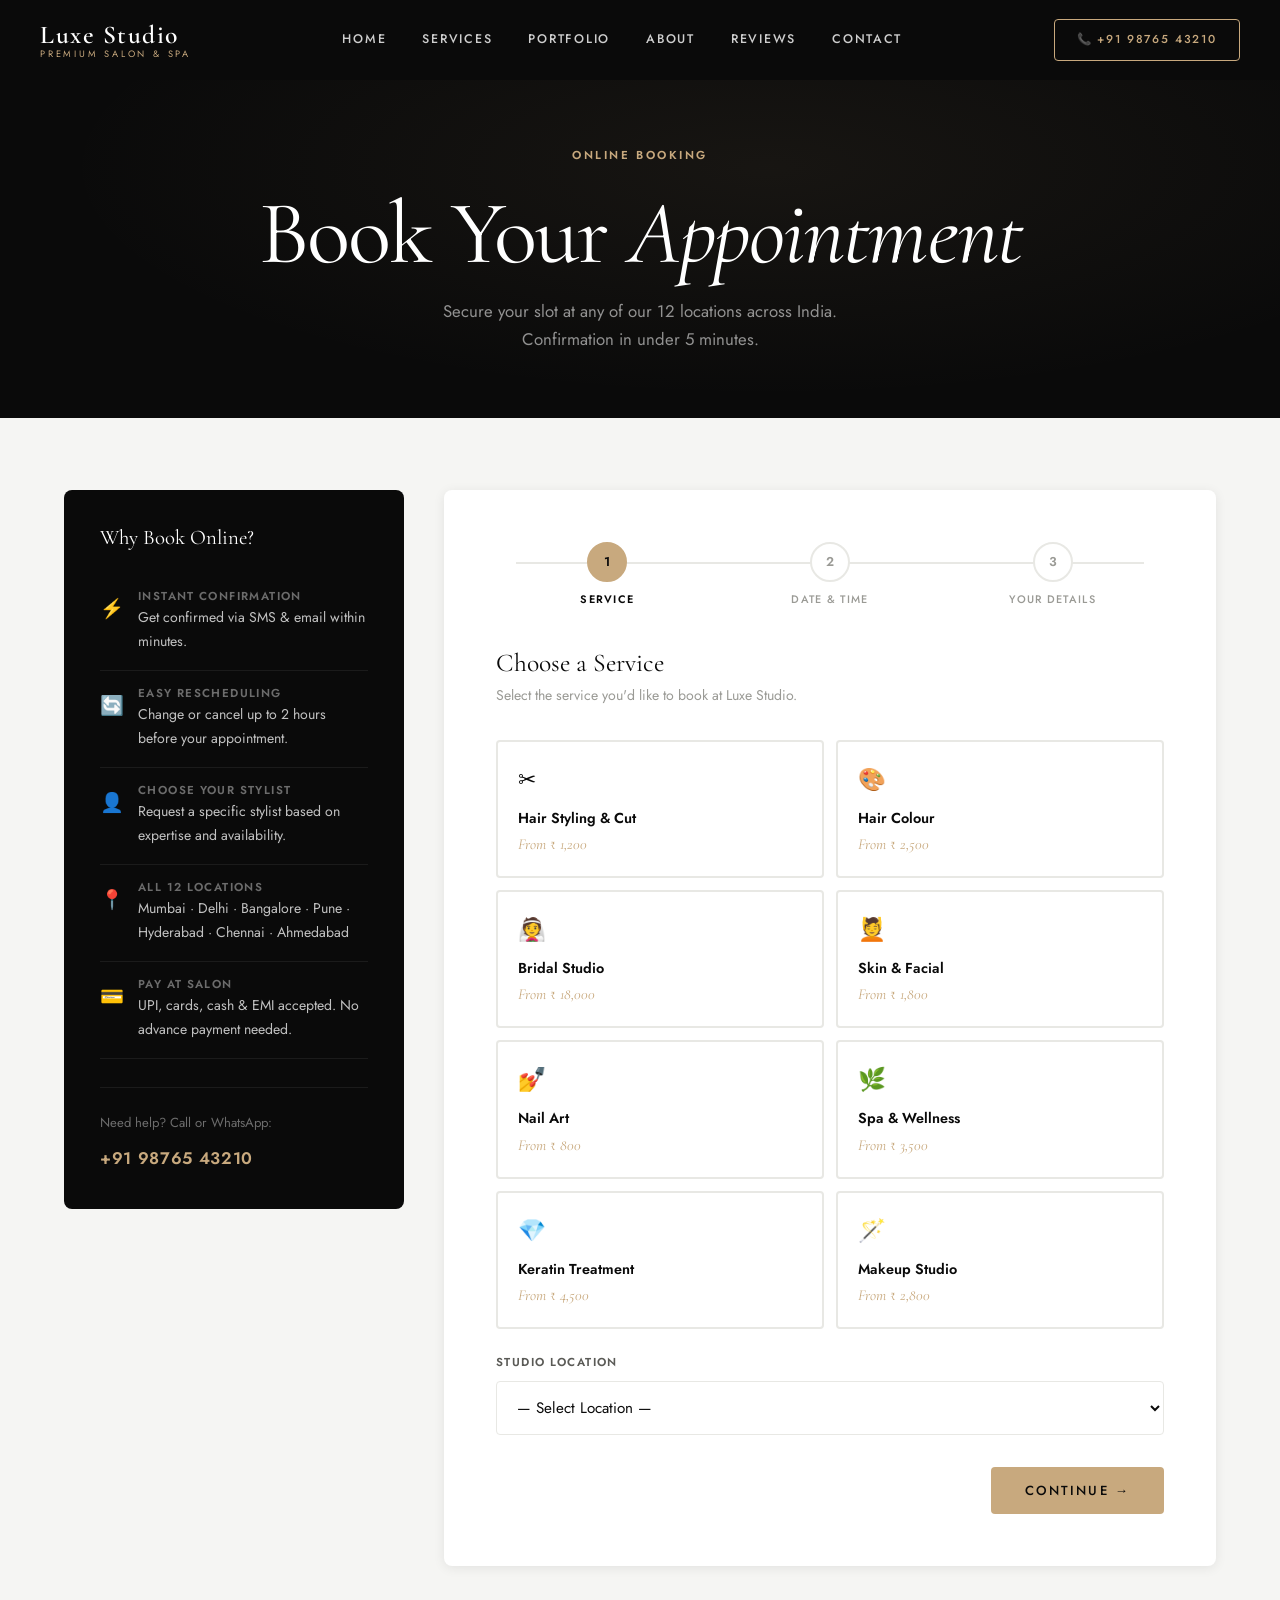
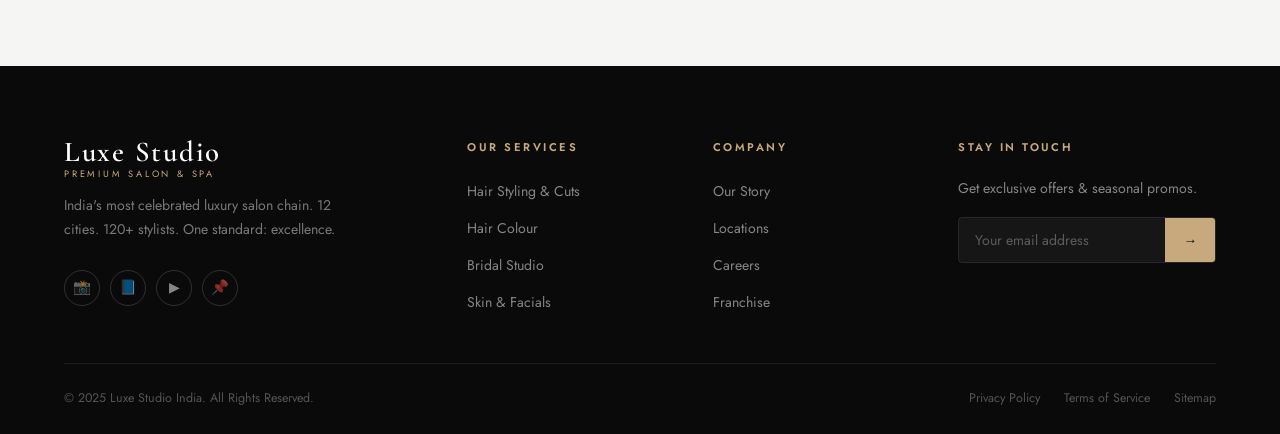
<file: booking.html>
<!DOCTYPE html>
<html lang="en">

<head>
    <meta charset="UTF-8" />
    <meta name="viewport" content="width=device-width, initial-scale=1.0" />
    <title>Book an Appointment | Luxe Studio — Premium Salon & Spa India</title>
    <meta name="description"
        content="Book your salon appointment at Luxe Studio. Choose your service, stylist, location, and preferred time. Instant confirmation via SMS & email." />
    <link rel="stylesheet" href="style.css" />
    <link rel="icon"
        href="data:image/svg+xml,<svg xmlns='http://www.w3.org/2000/svg' viewBox='0 0 100 100'><text y='.9em' font-size='90'>✂</text></svg>" />
    <style>
        /* Booking page extras */
        .booking-page-hero {
            background: var(--black);
            padding: 140px 0 64px;
            text-align: center;
            position: relative;
            overflow: hidden;
        }

        .booking-page-hero::before {
            content: '';
            position: absolute;
            inset: 0;
            background: radial-gradient(ellipse at 60% 40%, rgba(200, 169, 126, 0.07), transparent 65%);
        }

        .booking-page-hero h1 {
            color: var(--white);
            position: relative;
        }

        .booking-page-hero p {
            color: rgba(255, 255, 255, 0.55);
            position: relative;
            margin-top: 12px;
        }

        .booking-page-wrap {
            background: var(--grey-100);
            padding: 72px 0 100px;
        }

        .booking-page-grid {
            display: grid;
            grid-template-columns: 340px 1fr;
            gap: 40px;
            align-items: start;
        }

        .booking-sidebar {
            background: var(--black);
            border-radius: 8px;
            padding: 36px;
            position: sticky;
            top: 100px;
        }

        .booking-sidebar h3 {
            color: var(--white);
            font-size: 1.3rem;
            margin-bottom: 24px;
        }

        .sidebar-info-item {
            display: flex;
            gap: 14px;
            align-items: flex-start;
            padding: 16px 0;
            border-bottom: 1px solid rgba(255, 255, 255, 0.07);
        }

        .sidebar-info-item:last-child {
            border-bottom: none;
        }

        .sidebar-info-icon {
            font-size: 1.2rem;
            color: var(--gold);
            flex-shrink: 0;
            margin-top: 2px;
        }

        .sidebar-info-item h4 {
            font-family: var(--font-body);
            font-size: 0.72rem;
            font-weight: 600;
            letter-spacing: 0.12em;
            text-transform: uppercase;
            color: rgba(255, 255, 255, 0.4);
            margin-bottom: 3px;
        }

        .sidebar-info-item p {
            font-size: 0.88rem;
            color: rgba(255, 255, 255, 0.75);
        }

        .booking-main-form {
            background: var(--white);
            border-radius: 8px;
            padding: 52px;
            box-shadow: var(--shadow-sm);
        }

        .step-indicator {
            display: flex;
            gap: 0;
            margin-bottom: 40px;
            position: relative;
        }

        .step-indicator::before {
            content: '';
            position: absolute;
            top: 20px;
            left: 20px;
            right: 20px;
            height: 2px;
            background: var(--grey-200);
            z-index: 0;
        }

        .step-dot {
            display: flex;
            flex-direction: column;
            align-items: center;
            gap: 8px;
            flex: 1;
            position: relative;
            z-index: 1;
        }

        .step-circle {
            width: 40px;
            height: 40px;
            border-radius: 50%;
            border: 2px solid var(--grey-200);
            background: var(--white);
            display: flex;
            align-items: center;
            justify-content: center;
            font-size: 0.8rem;
            font-weight: 600;
            color: var(--grey-400);
            transition: var(--transition);
        }

        .step-dot.active .step-circle {
            background: var(--gold);
            border-color: var(--gold);
            color: var(--black);
        }

        .step-dot.done .step-circle {
            background: var(--black);
            border-color: var(--black);
            color: var(--white);
        }

        .step-label {
            font-size: 0.68rem;
            letter-spacing: 0.12em;
            text-transform: uppercase;
            color: var(--grey-400);
            font-weight: 500;
            text-align: center;
        }

        .step-dot.active .step-label {
            color: var(--black);
            font-weight: 600;
        }

        /* Steps */
        .form-step {
            display: none;
        }

        .form-step.active {
            display: block;
        }

        .step-title {
            font-family: var(--font-heading);
            font-size: 1.6rem;
            color: var(--black);
            margin-bottom: 6px;
        }

        .step-subtitle {
            font-size: 0.88rem;
            color: var(--grey-400);
            margin-bottom: 32px;
        }

        .service-options {
            display: grid;
            grid-template-columns: repeat(2, 1fr);
            gap: 12px;
            margin-bottom: 24px;
        }

        .service-option {
            border: 2px solid var(--grey-200);
            border-radius: var(--radius);
            padding: 18px 20px;
            cursor: pointer;
            transition: var(--transition);
            position: relative;
        }

        .service-option:hover {
            border-color: var(--gold-dark);
        }

        .service-option.selected {
            border-color: var(--gold);
            background: rgba(200, 169, 126, 0.06);
        }

        .service-option input[type="radio"] {
            position: absolute;
            opacity: 0;
        }

        .service-option-icon {
            font-size: 1.4rem;
            margin-bottom: 8px;
        }

        .service-option-name {
            font-weight: 600;
            font-size: 0.9rem;
            color: var(--black);
            margin-bottom: 2px;
        }

        .service-option-price {
            font-family: var(--font-heading);
            font-size: 0.95rem;
            color: var(--gold);
            font-style: italic;
        }

        .time-slots {
            display: grid;
            grid-template-columns: repeat(4, 1fr);
            gap: 10px;
            margin-top: 20px;
        }

        .time-slot {
            border: 1.5px solid var(--grey-200);
            border-radius: var(--radius);
            padding: 10px;
            text-align: center;
            font-size: 0.82rem;
            font-weight: 500;
            cursor: pointer;
            transition: var(--transition);
            color: var(--grey-600);
        }

        .time-slot:hover {
            border-color: var(--gold);
            color: var(--gold);
        }

        .time-slot.selected {
            background: var(--black);
            border-color: var(--black);
            color: var(--white);
        }

        .time-slot.unavailable {
            opacity: 0.35;
            cursor: not-allowed;
            text-decoration: line-through;
        }

        .btn-row {
            display: flex;
            gap: 12px;
            justify-content: flex-end;
            margin-top: 32px;
        }

        .btn-back {
            padding: 14px 28px;
            border: 1.5px solid var(--grey-200);
            border-radius: var(--radius);
            font-size: 0.82rem;
            font-weight: 500;
            letter-spacing: 0.1em;
            color: var(--grey-600);
            background: var(--white);
            cursor: pointer;
            transition: var(--transition);
            font-family: var(--font-body);
        }

        .btn-back:hover {
            border-color: var(--black);
            color: var(--black);
        }

        /* Confirmation screen */
        .booking-confirm {
            text-align: center;
            padding: 40px 0;
        }

        .confirm-checkmark {
            width: 72px;
            height: 72px;
            background: var(--gold);
            border-radius: 50%;
            display: flex;
            align-items: center;
            justify-content: center;
            font-size: 2rem;
            margin: 0 auto 24px;
        }

        .confirm-detail {
            background: var(--grey-100);
            border-radius: var(--radius);
            padding: 24px;
            text-align: left;
            margin-top: 24px;
        }

        .confirm-row {
            display: flex;
            justify-content: space-between;
            padding: 10px 0;
            border-bottom: 1px solid var(--grey-200);
            font-size: 0.9rem;
        }

        .confirm-row:last-child {
            border-bottom: none;
        }

        .confirm-row span:first-child {
            color: var(--grey-400);
        }

        .confirm-row span:last-child {
            font-weight: 600;
            color: var(--black);
        }

        @media (max-width: 900px) {
            .booking-page-grid {
                grid-template-columns: 1fr;
            }

            .booking-sidebar {
                position: static;
            }

            .service-options {
                grid-template-columns: 1fr;
            }

            .time-slots {
                grid-template-columns: repeat(3, 1fr);
            }

            .booking-main-form {
                padding: 32px 24px;
            }
        }

        @media (max-width: 480px) {
            .time-slots {
                grid-template-columns: repeat(2, 1fr);
            }
        }
    </style>
</head>

<body>

    <!-- Page Loader -->
    <div class="page-loader" id="pageLoader">
        <div class="loader-logo">Luxe <span>Studio</span></div>
    </div>

    <!-- ==================== HEADER ==================== -->
    <header class="header" id="header" style="background: var(--black);">
        <a href="index.html" class="logo">
            <span class="logo-name">Luxe Studio</span>
            <span class="logo-tag">Premium Salon & Spa</span>
        </a>
        <nav class="nav-links">
            <a href="index.html">Home</a>
            <a href="services.html">Services</a>
            <a href="index.html#portfolio">Portfolio</a>
            <a href="index.html#about">About</a>
            <a href="index.html#testimonials">Reviews</a>
            <a href="index.html#contact">Contact</a>
        </nav>
        <div class="header-cta">
            <a href="tel:+919876543210" class="btn btn-outline" style="padding:10px 22px; font-size: 0.72rem;">📞 +91
                98765 43210</a>
        </div>
        <button class="hamburger" id="hamburger" aria-label="Open Menu">
            <span></span><span></span><span></span>
        </button>
    </header>

    <!-- Mobile Nav -->
    <div class="mobile-nav" id="mobileNav">
        <span class="mobile-nav-close" id="mobileClose">✕</span>
        <a href="index.html" onclick="closeMobileNav()">Home</a>
        <a href="services.html" onclick="closeMobileNav()">Services</a>
        <a href="index.html#portfolio" onclick="closeMobileNav()">Portfolio</a>
        <a href="index.html#about" onclick="closeMobileNav()">About</a>
        <a href="index.html#testimonials" onclick="closeMobileNav()">Reviews</a>
        <a href="index.html#contact" onclick="closeMobileNav()">Locations</a>
    </div>

    <!-- ==================== HERO ==================== -->
    <section class="booking-page-hero">
        <div class="container">
            <span class="section-label">Online Booking</span>
            <h1>Book Your <em>Appointment</em></h1>
            <p class="section-subtitle" style="max-width: 480px; margin: 12px auto 0;">Secure your slot at any of our 12
                locations across India. Confirmation in under 5 minutes.</p>
        </div>
    </section>

    <!-- ==================== BOOKING PAGE ==================== -->
    <section class="booking-page-wrap">
        <div class="container">
            <div class="booking-page-grid">

                <!-- Sidebar -->
                <div class="booking-sidebar">
                    <h3>Why Book Online?</h3>
                    <div class="sidebar-info-item">
                        <span class="sidebar-info-icon">⚡</span>
                        <div>
                            <h4>Instant Confirmation</h4>
                            <p>Get confirmed via SMS & email within minutes.</p>
                        </div>
                    </div>
                    <div class="sidebar-info-item">
                        <span class="sidebar-info-icon">🔄</span>
                        <div>
                            <h4>Easy Rescheduling</h4>
                            <p>Change or cancel up to 2 hours before your appointment.</p>
                        </div>
                    </div>
                    <div class="sidebar-info-item">
                        <span class="sidebar-info-icon">👤</span>
                        <div>
                            <h4>Choose Your Stylist</h4>
                            <p>Request a specific stylist based on expertise and availability.</p>
                        </div>
                    </div>
                    <div class="sidebar-info-item">
                        <span class="sidebar-info-icon">📍</span>
                        <div>
                            <h4>All 12 Locations</h4>
                            <p>Mumbai · Delhi · Bangalore · Pune · Hyderabad · Chennai · Ahmedabad</p>
                        </div>
                    </div>
                    <div class="sidebar-info-item">
                        <span class="sidebar-info-icon">💳</span>
                        <div>
                            <h4>Pay at Salon</h4>
                            <p>UPI, cards, cash & EMI accepted. No advance payment needed.</p>
                        </div>
                    </div>
                    <div style="margin-top: 28px; padding-top: 24px; border-top: 1px solid rgba(255,255,255,0.07);">
                        <p style="font-size: 0.82rem; color: rgba(255,255,255,0.4); margin-bottom: 10px;">Need help?
                            Call or WhatsApp:</p>
                        <a href="tel:+919876543210"
                            style="color: var(--gold); font-size: 1.05rem; font-weight: 600; letter-spacing: 0.04em;">+91
                            98765 43210</a>
                    </div>
                </div>

                <!-- Main Form -->
                <div class="booking-main-form" id="bookingMainForm">

                    <!-- Step Indicators -->
                    <div class="step-indicator" id="stepIndicator">
                        <div class="step-dot active" id="stepDot1">
                            <div class="step-circle">1</div>
                            <span class="step-label">Service</span>
                        </div>
                        <div class="step-dot" id="stepDot2">
                            <div class="step-circle">2</div>
                            <span class="step-label">Date & Time</span>
                        </div>
                        <div class="step-dot" id="stepDot3">
                            <div class="step-circle">3</div>
                            <span class="step-label">Your Details</span>
                        </div>
                    </div>

                    <!-- STEP 1 — Choose Service -->
                    <div class="form-step active" id="step1">
                        <h2 class="step-title">Choose a Service</h2>
                        <p class="step-subtitle">Select the service you'd like to book at Luxe Studio.</p>
                        <div class="service-options">
                            <label class="service-option" id="opt-hair">
                                <input type="radio" name="service" value="Hair Styling & Cut"
                                    onchange="selectService(this)" />
                                <div class="service-option-icon">✂</div>
                                <div class="service-option-name">Hair Styling & Cut</div>
                                <div class="service-option-price">From ₹ 1,200</div>
                            </label>
                            <label class="service-option" id="opt-colour">
                                <input type="radio" name="service" value="Hair Colour" onchange="selectService(this)" />
                                <div class="service-option-icon">🎨</div>
                                <div class="service-option-name">Hair Colour</div>
                                <div class="service-option-price">From ₹ 2,500</div>
                            </label>
                            <label class="service-option" id="opt-bridal">
                                <input type="radio" name="service" value="Bridal Studio"
                                    onchange="selectService(this)" />
                                <div class="service-option-icon">👰</div>
                                <div class="service-option-name">Bridal Studio</div>
                                <div class="service-option-price">From ₹ 18,000</div>
                            </label>
                            <label class="service-option" id="opt-facial">
                                <input type="radio" name="service" value="Skin & Facial"
                                    onchange="selectService(this)" />
                                <div class="service-option-icon">💆</div>
                                <div class="service-option-name">Skin & Facial</div>
                                <div class="service-option-price">From ₹ 1,800</div>
                            </label>
                            <label class="service-option" id="opt-nails">
                                <input type="radio" name="service" value="Nail Art" onchange="selectService(this)" />
                                <div class="service-option-icon">💅</div>
                                <div class="service-option-name">Nail Art</div>
                                <div class="service-option-price">From ₹ 800</div>
                            </label>
                            <label class="service-option" id="opt-spa">
                                <input type="radio" name="service" value="Spa & Wellness"
                                    onchange="selectService(this)" />
                                <div class="service-option-icon">🌿</div>
                                <div class="service-option-name">Spa & Wellness</div>
                                <div class="service-option-price">From ₹ 3,500</div>
                            </label>
                            <label class="service-option" id="opt-keratin">
                                <input type="radio" name="service" value="Keratin Treatment"
                                    onchange="selectService(this)" />
                                <div class="service-option-icon">💎</div>
                                <div class="service-option-name">Keratin Treatment</div>
                                <div class="service-option-price">From ₹ 4,500</div>
                            </label>
                            <label class="service-option" id="opt-makeup">
                                <input type="radio" name="service" value="Makeup Studio"
                                    onchange="selectService(this)" />
                                <div class="service-option-icon">🪄</div>
                                <div class="service-option-name">Makeup Studio</div>
                                <div class="service-option-price">From ₹ 2,800</div>
                            </label>
                        </div>

                        <div class="form-group" style="margin-top: 20px;">
                            <label for="location-step1">Studio Location</label>
                            <select id="location-step1" name="location" required>
                                <option value="">— Select Location —</option>
                                <option>Mumbai — Bandra West</option>
                                <option>Mumbai — Lower Parel</option>
                                <option>Delhi — Connaught Place</option>
                                <option>Bangalore — Koramangala</option>
                                <option>Pune — Koregaon Park</option>
                                <option>Hyderabad — Jubilee Hills</option>
                                <option>Chennai — Nungambakkam</option>
                                <option>Ahmedabad — CG Road</option>
                            </select>
                        </div>

                        <div class="btn-row">
                            <button class="btn btn-gold" onclick="goToStep(2)" id="step1Next">Continue →</button>
                        </div>
                    </div>

                    <!-- STEP 2 — Date & Time -->
                    <div class="form-step" id="step2">
                        <h2 class="step-title">Pick a Date & Time</h2>
                        <p class="step-subtitle">All slots reflect real-time availability.</p>
                        <div class="form-row">
                            <div class="form-group">
                                <label for="bk-date">Date</label>
                                <input type="date" id="bk-date" name="date" required onchange="refreshSlots()" />
                            </div>
                            <div class="form-group">
                                <label for="bk-stylist">Preferred Stylist</label>
                                <select id="bk-stylist" name="stylist">
                                    <option value="">No Preference</option>
                                    <option>Meera Singh (Senior Stylist)</option>
                                    <option>Arjun Nair (Colour Expert)</option>
                                    <option>Sana Sheikh (Bridal Specialist)</option>
                                    <option>Rahul Verma (Hair Texture)</option>
                                    <option>Pooja Iyer (Skincare Expert)</option>
                                </select>
                            </div>
                        </div>
                        <div>
                            <label
                                style="font-size: 0.72rem; font-weight: 600; letter-spacing: 0.12em; text-transform: uppercase; color: var(--grey-600);">Available
                                Time Slots</label>
                            <div class="time-slots" id="timeSlots">
                                <div class="time-slot" onclick="selectTime(this)">10:00 AM</div>
                                <div class="time-slot" onclick="selectTime(this)">10:30 AM</div>
                                <div class="time-slot unavailable" title="Booked">11:00 AM</div>
                                <div class="time-slot" onclick="selectTime(this)">11:30 AM</div>
                                <div class="time-slot" onclick="selectTime(this)">12:00 PM</div>
                                <div class="time-slot unavailable" title="Booked">12:30 PM</div>
                                <div class="time-slot" onclick="selectTime(this)">1:00 PM</div>
                                <div class="time-slot" onclick="selectTime(this)">1:30 PM</div>
                                <div class="time-slot" onclick="selectTime(this)">2:30 PM</div>
                                <div class="time-slot unavailable" title="Booked">3:00 PM</div>
                                <div class="time-slot" onclick="selectTime(this)">3:30 PM</div>
                                <div class="time-slot" onclick="selectTime(this)">4:00 PM</div>
                                <div class="time-slot" onclick="selectTime(this)">4:30 PM</div>
                                <div class="time-slot" onclick="selectTime(this)">5:00 PM</div>
                                <div class="time-slot" onclick="selectTime(this)">5:30 PM</div>
                                <div class="time-slot unavailable" title="Booked">6:00 PM</div>
                                <div class="time-slot" onclick="selectTime(this)">6:30 PM</div>
                                <div class="time-slot" onclick="selectTime(this)">7:00 PM</div>
                            </div>
                        </div>
                        <div class="btn-row">
                            <button class="btn-back" onclick="goToStep(1)">← Back</button>
                            <button class="btn btn-gold" onclick="goToStep(3)">Continue →</button>
                        </div>
                    </div>

                    <!-- STEP 3 — Your Details -->
                    <div class="form-step" id="step3">
                        <h2 class="step-title">Your Details</h2>
                        <p class="step-subtitle">We'll send your confirmation here.</p>
                        <div class="form-row">
                            <div class="form-group">
                                <label for="bk-first">First Name *</label>
                                <input type="text" id="bk-first" placeholder="Priya" required />
                            </div>
                            <div class="form-group">
                                <label for="bk-last">Last Name *</label>
                                <input type="text" id="bk-last" placeholder="Kapoor" required />
                            </div>
                        </div>
                        <div class="form-row">
                            <div class="form-group">
                                <label for="bk-phone">Phone / WhatsApp *</label>
                                <input type="tel" id="bk-phone" placeholder="+91 98765 43210" required />
                            </div>
                            <div class="form-group">
                                <label for="bk-email">Email Address</label>
                                <input type="email" id="bk-email" placeholder="you@email.com" />
                            </div>
                        </div>
                        <div class="form-group">
                            <label for="bk-notes">Special Requests (Optional)</label>
                            <textarea id="bk-notes"
                                placeholder="Allergies, consultation needs, or specific style references..."></textarea>
                        </div>
                        <div class="btn-row">
                            <button class="btn-back" onclick="goToStep(2)">← Back</button>
                            <button class="btn btn-gold" onclick="confirmBooking()" id="confirmBtn">Confirm Appointment
                                →</button>
                        </div>
                    </div>

                    <!-- SUCCESS -->
                    <div class="form-step" id="stepSuccess">
                        <div class="booking-confirm">
                            <div class="confirm-checkmark">✓</div>
                            <h2 class="step-title">You're Booked!</h2>
                            <p style="color: var(--grey-600); margin-top: 8px; margin-bottom: 0;">Confirmation details
                                have been sent to your phone and email.</p>
                            <div class="confirm-detail" id="confirmDetail">
                                <div class="confirm-row">
                                    <span>Service</span>
                                    <span id="confirmService">—</span>
                                </div>
                                <div class="confirm-row">
                                    <span>Location</span>
                                    <span id="confirmLocation">—</span>
                                </div>
                                <div class="confirm-row">
                                    <span>Date</span>
                                    <span id="confirmDate">—</span>
                                </div>
                                <div class="confirm-row">
                                    <span>Time</span>
                                    <span id="confirmTime">—</span>
                                </div>
                                <div class="confirm-row">
                                    <span>Stylist</span>
                                    <span id="confirmStylist">As Assigned</span>
                                </div>
                            </div>
                            <div
                                style="margin-top: 28px; display: flex; gap: 12px; justify-content: center; flex-wrap: wrap;">
                                <a href="index.html" class="btn btn-outline"
                                    style="color: var(--black); border-color: var(--grey-200);">← Back to Home</a>
                                <a href="services.html" class="btn btn-gold">Explore Services</a>
                            </div>
                        </div>
                    </div>

                </div>
            </div>
        </div>
    </section>

    <!-- ==================== FOOTER ==================== -->
    <footer class="footer">
        <div class="container">
            <div class="footer-grid">
                <div class="footer-brand">
                    <div class="logo">
                        <span class="logo-name">Luxe Studio</span>
                        <span class="logo-tag">Premium Salon & Spa</span>
                    </div>
                    <p>India's most celebrated luxury salon chain. 12 cities. 120+ stylists. One standard: excellence.
                    </p>
                    <div class="footer-social">
                        <a href="#" title="Instagram">📸</a>
                        <a href="#" title="Facebook">📘</a>
                        <a href="#" title="YouTube">▶</a>
                        <a href="#" title="Pinterest">📌</a>
                    </div>
                </div>
                <div class="footer-col">
                    <h5>Our Services</h5>
                    <ul>
                        <li><a href="services.html">Hair Styling & Cuts</a></li>
                        <li><a href="services.html">Hair Colour</a></li>
                        <li><a href="services.html">Bridal Studio</a></li>
                        <li><a href="services.html">Skin & Facials</a></li>
                    </ul>
                </div>
                <div class="footer-col">
                    <h5>Company</h5>
                    <ul>
                        <li><a href="index.html#story">Our Story</a></li>
                        <li><a href="index.html#contact">Locations</a></li>
                        <li><a href="#">Careers</a></li>
                        <li><a href="#">Franchise</a></li>
                    </ul>
                </div>
                <div class="footer-col footer-newsletter">
                    <h5>Stay in Touch</h5>
                    <p>Get exclusive offers & seasonal promos.</p>
                    <div class="newsletter-form">
                        <input type="email" placeholder="Your email address" />
                        <button>→</button>
                    </div>
                </div>
            </div>
            <div class="footer-bottom">
                <p>© 2025 Luxe Studio India. All Rights Reserved.</p>
                <div class="footer-links">
                    <a href="#">Privacy Policy</a>
                    <a href="#">Terms of Service</a>
                    <a href="#">Sitemap</a>
                </div>
            </div>
        </div>
    </footer>

    <script>
        // Page loader
        window.addEventListener('load', () => {
            setTimeout(() => document.getElementById('pageLoader').classList.add('hidden'), 800);
            // Set min date
            const d = document.getElementById('bk-date');
            if (d) {
                const today = new Date();
                d.min = today.toISOString().split('T')[0];
            }
        });

        // Header
        const header = document.getElementById('header');
        window.addEventListener('scroll', () => {
            header.classList.toggle('scrolled', window.scrollY > 60);
        });

        // Mobile Nav
        const hamburger = document.getElementById('hamburger');
        const mobileNav = document.getElementById('mobileNav');
        const mobileClose = document.getElementById('mobileClose');
        hamburger.addEventListener('click', () => { mobileNav.classList.add('open'); document.body.style.overflow = 'hidden'; });
        mobileClose.addEventListener('click', closeMobileNav);
        function closeMobileNav() { mobileNav.classList.remove('open'); document.body.style.overflow = ''; }

        // Booking state
        const bookingData = { service: '', location: '', date: '', time: '', stylist: '' };

        // Service selection
        function selectService(radio) {
            document.querySelectorAll('.service-option').forEach(el => el.classList.remove('selected'));
            radio.closest('.service-option').classList.add('selected');
            bookingData.service = radio.value;
        }

        // Time slot selection
        function selectTime(el) {
            if (el.classList.contains('unavailable')) return;
            document.querySelectorAll('.time-slot').forEach(s => s.classList.remove('selected'));
            el.classList.add('selected');
            bookingData.time = el.textContent;
        }

        // Randomize slots on date change (for demo feel)
        function refreshSlots() {
            bookingData.date = document.getElementById('bk-date').value;
            const slots = document.querySelectorAll('.time-slot');
            slots.forEach(s => {
                s.classList.remove('selected', 'unavailable');
                if (Math.random() < 0.2) s.classList.add('unavailable');
            });
        }

        // Step navigation
        let currentStep = 1;

        function goToStep(step) {
            if (step > currentStep) {
                // Basic validation
                if (currentStep === 1) {
                    const loc = document.getElementById('location-step1').value;
                    if (!bookingData.service) { alert('Please select a service.'); return; }
                    if (!loc) { alert('Please select a studio location.'); return; }
                    bookingData.location = loc;
                }
                if (currentStep === 2) {
                    if (!bookingData.date) { alert('Please select a date.'); return; }
                    if (!bookingData.time) { alert('Please select a time slot.'); return; }
                    const stylist = document.getElementById('bk-stylist').value;
                    bookingData.stylist = stylist || 'As Assigned';
                }
            }
            document.getElementById(`step${currentStep}`).classList.remove('active');
            document.getElementById(`stepDot${currentStep}`).classList.remove('active');
            document.getElementById(`stepDot${currentStep}`).classList.add('done');

            currentStep = step;
            document.getElementById(`step${currentStep}`).classList.add('active');
            document.getElementById(`stepDot${currentStep}`)?.classList.add('active');
            document.getElementById(`stepDot${currentStep}`)?.classList.remove('done');

            window.scrollTo({ top: 0, behavior: 'smooth' });
        }

        // Final confirmation
        function confirmBooking() {
            const first = document.getElementById('bk-first').value.trim();
            const phone = document.getElementById('bk-phone').value.trim();
            if (!first) { alert('Please enter your first name.'); return; }
            if (!phone) { alert('Please enter your phone number.'); return; }

            const btn = document.getElementById('confirmBtn');
            btn.textContent = 'Confirming...';
            btn.disabled = true;

            setTimeout(() => {
                // Show success
                document.getElementById('step3').classList.remove('active');
                document.getElementById('stepDot3').classList.remove('active');
                document.getElementById('stepDot3').classList.add('done');
                document.getElementById('stepSuccess').classList.add('active');

                // Fill confirm details
                document.getElementById('confirmService').textContent = bookingData.service;
                document.getElementById('confirmLocation').textContent = bookingData.location;
                document.getElementById('confirmDate').textContent = bookingData.date
                    ? new Date(bookingData.date + 'T00:00:00').toLocaleDateString('en-IN', { weekday: 'short', year: 'numeric', month: 'long', day: 'numeric' })
                    : '—';
                document.getElementById('confirmTime').textContent = bookingData.time;
                document.getElementById('confirmStylist').textContent = bookingData.stylist;

                window.scrollTo({ top: 0, behavior: 'smooth' });
            }, 1400);
        }
    </script>
</body>

</html>
</file>
<file: style.css>
/* ============================================
   LUXE STUDIO — Premium Salon Design System
   ============================================ */

@import url('https://fonts.googleapis.com/css2?family=Cormorant+Garamond:ital,wght@0,300;0,400;0,600;0,700;1,300;1,400&family=Jost:wght@300;400;500;600&display=swap');

/* ---- CSS Variables ---- */
:root {
  --black: #0a0a0a;
  --white: #FFFFFF;
  --gold: #C8A97E;
  --gold-light: #dfc99e;
  --gold-dark: #a0845a;
  --grey-100: #f5f5f3;
  --grey-200: #e8e8e4;
  --grey-400: #9a9a95;
  --grey-600: #5a5a56;
  --grey-800: #2a2a28;

  --font-heading: 'Cormorant Garamond', Georgia, serif;
  --font-body: 'Jost', sans-serif;

  --transition: 0.35s cubic-bezier(0.4, 0, 0.2, 1);
  --shadow-sm: 0 2px 12px rgba(0, 0, 0, 0.08);
  --shadow-md: 0 8px 32px rgba(0, 0, 0, 0.14);
  --shadow-lg: 0 20px 60px rgba(0, 0, 0, 0.22);
  --radius: 4px;
  --max-width: 1200px;
}

/* ---- Reset & Base ---- */
*,
*::before,
*::after {
  box-sizing: border-box;
  margin: 0;
  padding: 0;
}

html {
  scroll-behavior: smooth;
  font-size: 16px;
}

body {
  font-family: var(--font-body);
  background: var(--white);
  color: var(--black);
  line-height: 1.7;
  overflow-x: hidden;
}

img {
  display: block;
  max-width: 100%;
  height: auto;
}

a {
  color: inherit;
  text-decoration: none;
}

ul {
  list-style: none;
}

button {
  cursor: pointer;
  border: none;
  background: none;
  font-family: inherit;
}

/* ---- Typography ---- */
h1,
h2,
h3,
h4 {
  font-family: var(--font-heading);
  font-weight: 400;
  line-height: 1.15;
}

h1 {
  font-size: clamp(3rem, 7vw, 6rem);
  letter-spacing: -0.02em;
}

h2 {
  font-size: clamp(2rem, 4vw, 3.4rem);
}

h3 {
  font-size: clamp(1.3rem, 2.5vw, 1.8rem);
}

h4 {
  font-size: 1.2rem;
}

p {
  color: var(--grey-600);
  font-size: 1rem;
}

/* ---- Utility Classes ---- */
.container {
  max-width: var(--max-width);
  margin: 0 auto;
  padding: 0 24px;
}

.section-pad {
  padding: 100px 0;
}

.section-pad-sm {
  padding: 64px 0;
}

.text-gold {
  color: var(--gold);
}

.text-center {
  text-align: center;
}

.section-label {
  display: inline-block;
  font-family: var(--font-body);
  font-size: 0.72rem;
  font-weight: 600;
  letter-spacing: 0.22em;
  text-transform: uppercase;
  color: var(--gold);
  margin-bottom: 16px;
}

.mobile-hide {
  display: inline-flex;
}

.section-title {
  font-family: var(--font-heading);
  font-size: clamp(2rem, 4vw, 3.2rem);
  color: var(--black);
  margin-bottom: 20px;
  line-height: 1.18;
}

.section-subtitle {
  font-size: 1.05rem;
  color: var(--grey-600);
  max-width: 560px;
  margin: 0 auto 48px;
}

/* ---- Buttons ---- */
.btn {
  display: inline-flex;
  align-items: center;
  gap: 10px;
  padding: 14px 34px;
  font-family: var(--font-body);
  font-size: 0.82rem;
  font-weight: 500;
  letter-spacing: 0.16em;
  text-transform: uppercase;
  border-radius: var(--radius);
  transition: var(--transition);
}

.btn-gold {
  background: var(--gold);
  color: var(--black);
}

.btn-gold:hover {
  background: var(--gold-light);
  transform: translateY(-2px);
  box-shadow: 0 8px 24px rgba(200, 169, 126, 0.35);
}

.btn-outline {
  border: 1.5px solid var(--gold);
  color: var(--gold);
}

.btn-outline:hover {
  background: var(--gold);
  color: var(--black);
  transform: translateY(-2px);
}

.btn-white {
  background: var(--white);
  color: var(--black);
}

.btn-white:hover {
  background: var(--gold);
  transform: translateY(-2px);
}

/* ---- HEADER / NAV ---- */
.header {
  position: fixed;
  top: 0;
  left: 0;
  right: 0;
  z-index: 1000;
  padding: 0 40px;
  height: 80px;
  display: flex;
  align-items: center;
  justify-content: space-between;
  transition: background var(--transition), box-shadow var(--transition);
}

.header.scrolled {
  background: rgba(10, 10, 10, 0.97);
  backdrop-filter: blur(12px);
  box-shadow: 0 2px 24px rgba(0, 0, 0, 0.3);
}

.header-transparent {
  background: transparent;
}

.logo {
  display: flex;
  flex-direction: column;
  line-height: 1;
}

.logo-name {
  font-family: var(--font-heading);
  font-size: 1.6rem;
  font-weight: 600;
  color: var(--white);
  letter-spacing: 0.06em;
}

.logo-tag {
  font-size: 0.58rem;
  letter-spacing: 0.3em;
  text-transform: uppercase;
  color: var(--gold);
  margin-top: 2px;
}

.nav-links {
  display: flex;
  gap: 36px;
}

.nav-links a {
  font-size: 0.78rem;
  font-weight: 500;
  letter-spacing: 0.14em;
  text-transform: uppercase;
  color: rgba(255, 255, 255, 0.8);
  transition: color var(--transition);
  position: relative;
}

.nav-links a::after {
  content: '';
  position: absolute;
  bottom: -4px;
  left: 0;
  width: 0;
  height: 1.5px;
  background: var(--gold);
  transition: width var(--transition);
}

.nav-links a:hover {
  color: var(--white);
}

.nav-links a:hover::after {
  width: 100%;
}

.header-cta {
  display: flex;
  align-items: center;
  gap: 16px;
}

.hamburger {
  display: none;
  flex-direction: column;
  gap: 5px;
  padding: 8px;
  cursor: pointer;
}

.hamburger span {
  display: block;
  width: 24px;
  height: 1.5px;
  background: var(--white);
  transition: var(--transition);
}

/* Mobile Nav */
.mobile-nav {
  display: none;
  position: fixed;
  top: 0;
  left: 0;
  right: 0;
  bottom: 0;
  background: var(--black);
  z-index: 1100;
  flex-direction: column;
  align-items: center;
  justify-content: center;
  gap: 32px;
  opacity: 0;
  pointer-events: none;
  transition: opacity var(--transition);
}

.mobile-nav.open {
  opacity: 1;
  pointer-events: all;
}

/* Hide hamburger when mobile nav is open */
.mobile-nav.open+.header .hamburger {
  display: none;
}

.mobile-nav a {
  font-family: var(--font-heading);
  font-size: 2.4rem;
  color: var(--white);
  transition: color var(--transition);
}

.mobile-nav a:hover {
  color: var(--gold);
}

.mobile-nav-close {
  position: absolute;
  top: 28px;
  right: 40px;
  color: var(--white);
  font-size: 2rem;
  cursor: pointer;
  line-height: 1;
  padding: 8px;
}

/* ---- HERO SECTION ---- */
.hero {
  position: relative;
  height: 100vh;
  min-height: 700px;
  display: flex;
  align-items: center;
  justify-content: center;
  overflow: hidden;
  text-align: center;
}

.hero-bg {
  position: absolute;
  inset: 0;
  background: linear-gradient(135deg,
      #0a0a0a 0%,
      #1a1410 40%,
      #0d0b08 100%);
}

.hero-bg img {
  position: absolute;
  inset: 0;
  width: 100%;
  height: 100%;
  object-fit: cover;
  opacity: 0.45;
  filter: contrast(1.05) saturate(0.85);
}

.hero-overlay {
  position: absolute;
  inset: 0;
  background: linear-gradient(to bottom,
      rgba(10, 10, 10, 0.3) 0%,
      rgba(10, 10, 10, 0.55) 60%,
      rgba(10, 10, 10, 0.9) 100%);
}

.hero-content {
  position: relative;
  z-index: 2;
  max-width: 860px;
  padding: 0 24px;
}

.hero-label {
  display: inline-block;
  font-size: 0.7rem;
  letter-spacing: 0.35em;
  text-transform: uppercase;
  color: var(--gold);
  margin-bottom: 24px;
  animation: fadeUp 0.8s ease both;
}

.hero h1 {
  color: var(--white);
  font-weight: 300;
  margin-bottom: 24px;
  animation: fadeUp 0.9s 0.1s ease both;
}

.hero h1 em {
  font-style: italic;
  color: var(--gold);
}

.hero-desc {
  color: rgba(255, 255, 255, 0.7);
  font-size: 1.1rem;
  max-width: 520px;
  margin: 0 auto 40px;
  animation: fadeUp 0.9s 0.2s ease both;
}

.hero-btns {
  display: flex;
  gap: 16px;
  justify-content: center;
  flex-wrap: wrap;
  animation: fadeUp 0.9s 0.3s ease both;
}

.hero-scroll {
  position: absolute;
  bottom: 36px;
  left: 50%;
  transform: translateX(-50%);
  z-index: 2;
  display: flex;
  flex-direction: column;
  align-items: center;
  gap: 8px;
  color: rgba(255, 255, 255, 0.5);
  font-size: 0.65rem;
  letter-spacing: 0.2em;
  text-transform: uppercase;
  animation: fadeUp 1s 0.6s ease both;
}

.scroll-line {
  width: 1px;
  height: 48px;
  background: linear-gradient(to bottom, var(--gold), transparent);
  animation: scrollPulse 2s ease-in-out infinite;
}

/* ---- MARQUEE STRIP ---- */
.marquee-strip {
  background: var(--gold);
  padding: 14px 0;
  overflow: hidden;
}

.marquee-track {
  display: flex;
  gap: 48px;
  animation: marquee 22s linear infinite;
  white-space: nowrap;
}

.marquee-track span {
  font-size: 0.72rem;
  font-weight: 600;
  letter-spacing: 0.22em;
  text-transform: uppercase;
  color: var(--black);
  flex-shrink: 0;
}

.marquee-track .dot {
  color: rgba(10, 10, 10, 0.4);
}

/* ---- STATS BAR ---- */
.stats-bar {
  background: var(--grey-800);
  padding: 48px 0;
}

.stats-grid {
  display: grid;
  grid-template-columns: repeat(4, 1fr);
  gap: 0;
}

.stat-item {
  text-align: center;
  padding: 20px;
  border-right: 1px solid rgba(255, 255, 255, 0.08);
}

.stat-item:last-child {
  border-right: none;
}

.stat-number {
  font-family: var(--font-heading);
  font-size: 3rem;
  font-weight: 600;
  color: var(--gold);
  line-height: 1;
  margin-bottom: 6px;
}

.stat-label {
  font-size: 0.72rem;
  letter-spacing: 0.18em;
  text-transform: uppercase;
  color: rgba(255, 255, 255, 0.55);
}

/* ---- SERVICES ---- */
.services {
  background: var(--white);
}

.services-header {
  text-align: center;
  margin-bottom: 60px;
}

.services-grid {
  display: grid;
  grid-template-columns: repeat(3, 1fr);
  gap: 2px;
  background: var(--grey-200);
}

.service-card {
  background: var(--white);
  padding: 48px 36px;
  position: relative;
  overflow: hidden;
  transition: var(--transition);
  cursor: pointer;
}

.service-card::before {
  content: '';
  position: absolute;
  bottom: 0;
  left: 0;
  width: 100%;
  height: 3px;
  background: var(--gold);
  transform: scaleX(0);
  transform-origin: left;
  transition: transform var(--transition);
}

.service-card:hover::before {
  transform: scaleX(1);
}

.service-card:hover {
  background: var(--grey-100);
}

.service-card:hover .service-icon {
  color: var(--gold);
  transform: scale(1.1);
}

.service-icon {
  font-size: 2.4rem;
  margin-bottom: 20px;
  color: var(--grey-400);
  transition: var(--transition);
  display: inline-block;
}

.service-card h3 {
  font-size: 1.4rem;
  margin-bottom: 12px;
  color: var(--black);
}

.service-card p {
  font-size: 0.9rem;
  color: var(--grey-600);
  margin-bottom: 20px;
}

.service-price {
  font-family: var(--font-heading);
  font-size: 1.1rem;
  color: var(--gold);
  font-style: italic;
}

/* ---- PORTFOLIO ---- */
.portfolio {
  background: var(--grey-100);
}

.portfolio-header {
  text-align: center;
  margin-bottom: 40px;
}

.filter-tabs {
  display: flex;
  justify-content: center;
  gap: 8px;
  flex-wrap: wrap;
  margin-bottom: 40px;
}

.filter-btn {
  padding: 9px 22px;
  font-size: 0.75rem;
  font-weight: 500;
  letter-spacing: 0.12em;
  text-transform: uppercase;
  border: 1.5px solid var(--grey-200);
  border-radius: 100px;
  color: var(--grey-600);
  background: var(--white);
  transition: var(--transition);
  cursor: pointer;
}

.filter-btn:hover,
.filter-btn.active {
  background: var(--black);
  border-color: var(--black);
  color: var(--white);
}

.portfolio-grid {
  display: grid;
  grid-template-columns: repeat(3, 1fr);
  gap: 16px;
}

.portfolio-item {
  position: relative;
  overflow: hidden;
  border-radius: var(--radius);
  aspect-ratio: 3/4;
  cursor: pointer;
}

.portfolio-item.wide {
  grid-column: span 2;
  aspect-ratio: 16/9;
}

.portfolio-item img {
  width: 100%;
  height: 100%;
  object-fit: cover;
  transition: transform 0.6s ease;
}

.portfolio-item:hover img {
  transform: scale(1.06);
}

.portfolio-overlay {
  position: absolute;
  inset: 0;
  background: linear-gradient(to top, rgba(0, 0, 0, 0.8) 0%, transparent 60%);
  opacity: 0;
  transition: opacity var(--transition);
  display: flex;
  flex-direction: column;
  align-items: flex-start;
  justify-content: flex-end;
  padding: 24px;
}

.portfolio-item:hover .portfolio-overlay {
  opacity: 1;
}

.portfolio-overlay h4 {
  color: var(--white);
  font-size: 1.1rem;
  margin-bottom: 4px;
}

.portfolio-overlay span {
  color: var(--gold);
  font-size: 0.72rem;
  letter-spacing: 0.2em;
  text-transform: uppercase;
}

/* ---- WHY CHOOSE US ---- */
.why {
  background: var(--black);
}

.why-grid {
  display: grid;
  grid-template-columns: 1fr 1fr;
  gap: 80px;
  align-items: center;
}

.why-img {
  position: relative;
}

.why-img img {
  width: 100%;
  height: 560px;
  object-fit: cover;
  border-radius: var(--radius);
}

.why-img-badge {
  position: absolute;
  bottom: -24px;
  right: -24px;
  background: var(--gold);
  color: var(--black);
  padding: 24px;
  text-align: center;
  border-radius: var(--radius);
  width: 140px;
}

.why-img-badge .badge-num {
  font-family: var(--font-heading);
  font-size: 2.4rem;
  font-weight: 600;
  display: block;
  line-height: 1;
}

.why-img-badge .badge-text {
  font-size: 0.65rem;
  letter-spacing: 0.15em;
  text-transform: uppercase;
  display: block;
  margin-top: 4px;
}

.why-content .section-label {
  margin-bottom: 12px;
}

.why-content .section-title {
  color: var(--white);
  margin-bottom: 16px;
}

.why-content>p {
  color: rgba(255, 255, 255, 0.6);
  margin-bottom: 36px;
}

.why-items {
  display: flex;
  flex-direction: column;
  gap: 28px;
}

.why-item {
  display: flex;
  gap: 20px;
  align-items: flex-start;
}

.why-item-icon {
  width: 48px;
  height: 48px;
  background: rgba(200, 169, 126, 0.12);
  border: 1px solid rgba(200, 169, 126, 0.25);
  border-radius: 50%;
  display: flex;
  align-items: center;
  justify-content: center;
  font-size: 1.2rem;
  flex-shrink: 0;
  color: var(--gold);
}

.why-item-text h4 {
  color: var(--white);
  font-size: 1rem;
  font-weight: 500;
  margin-bottom: 4px;
  font-family: var(--font-body);
}

.why-item-text p {
  font-size: 0.88rem;
  color: rgba(255, 255, 255, 0.5);
}

/* ---- TESTIMONIALS ---- */
.testimonials {
  background: var(--white);
}

.testimonials-header {
  text-align: center;
  margin-bottom: 60px;
}

.testimonials-grid {
  display: grid;
  grid-template-columns: repeat(3, 1fr);
  gap: 24px;
}

.testi-card {
  background: var(--grey-100);
  border-radius: var(--radius);
  padding: 36px;
  position: relative;
  transition: var(--transition);
}

.testi-card:hover {
  box-shadow: var(--shadow-md);
  transform: translateY(-4px);
}

.testi-card.featured {
  background: var(--black);
  grid-row: span 2;
}

.testi-stars {
  display: flex;
  gap: 4px;
  margin-bottom: 20px;
}

.testi-stars span {
  color: var(--gold);
  font-size: 1rem;
}

.testi-text {
  font-family: var(--font-heading);
  font-size: 1.15rem;
  font-style: italic;
  color: var(--grey-800);
  margin-bottom: 28px;
  line-height: 1.7;
}

.testi-card.featured .testi-text {
  color: var(--white);
  font-size: 1.4rem;
}

.testi-author {
  display: flex;
  align-items: center;
  gap: 14px;
}

.testi-author img {
  width: 48px;
  height: 48px;
  border-radius: 50%;
  object-fit: cover;
  border: 2px solid var(--gold);
}

.testi-author-name {
  font-weight: 600;
  font-size: 0.9rem;
  color: var(--black);
}

.testi-card.featured .testi-author-name {
  color: var(--white);
}

.testi-author-role {
  font-size: 0.78rem;
  color: var(--grey-400);
  margin-top: 2px;
}

.testi-quote {
  position: absolute;
  top: 28px;
  right: 32px;
  font-family: var(--font-heading);
  font-size: 4rem;
  line-height: 1;
  color: var(--gold);
  opacity: 0.18;
}

/* ---- BRANDS ---- */
.brands {
  background: var(--grey-100);
  padding: 80px 0;
}

.brands-header {
  text-align: center;
  margin-bottom: 56px;
}

.brands-track {
  display: flex;
  align-items: center;
  justify-content: center;
  gap: 64px;
  flex-wrap: wrap;
}

.brand-item {
  opacity: 0.45;
  transition: opacity var(--transition), transform var(--transition);
  cursor: default;
}

.brand-item:hover {
  opacity: 1;
  transform: scale(1.08);
}

.brand-item .brand-name {
  font-family: var(--font-heading);
  font-size: 1.5rem;
  font-weight: 600;
  color: var(--grey-600);
  letter-spacing: 0.08em;
  transition: color var(--transition);
}

.brand-item:hover .brand-name {
  color: var(--gold);
}

/* ---- BOOKING ---- */
.booking {
  background: var(--black);
  position: relative;
  overflow: hidden;
}

.booking::before {
  content: '';
  position: absolute;
  top: -200px;
  right: -200px;
  width: 600px;
  height: 600px;
  border-radius: 50%;
  background: radial-gradient(circle, rgba(200, 169, 126, 0.06) 0%, transparent 70%);
}

.booking-grid {
  display: grid;
  grid-template-columns: 1fr 1fr;
  gap: 80px;
  align-items: center;
}

.booking-info .section-title {
  color: var(--white);
}

.booking-info>p {
  color: rgba(255, 255, 255, 0.6);
  margin-bottom: 32px;
}

.booking-features {
  display: flex;
  flex-direction: column;
  gap: 16px;
}

.booking-feature {
  display: flex;
  align-items: center;
  gap: 12px;
  color: rgba(255, 255, 255, 0.75);
  font-size: 0.9rem;
}

.booking-feature span:first-child {
  color: var(--gold);
  font-size: 1.1rem;
}

.booking-form {
  background: var(--white);
  padding: 48px;
  border-radius: var(--radius);
}

.booking-form h3 {
  font-size: 1.6rem;
  margin-bottom: 28px;
  color: var(--black);
}

.form-group {
  margin-bottom: 20px;
}

.form-row {
  display: grid;
  grid-template-columns: 1fr 1fr;
  gap: 16px;
}

.form-group label {
  display: block;
  font-size: 0.72rem;
  font-weight: 600;
  letter-spacing: 0.12em;
  text-transform: uppercase;
  color: var(--grey-600);
  margin-bottom: 8px;
}

.form-group input,
.form-group select,
.form-group textarea {
  width: 100%;
  padding: 14px 16px;
  border: 1.5px solid var(--grey-200);
  border-radius: var(--radius);
  font-family: var(--font-body);
  font-size: 0.95rem;
  color: var(--black);
  background: var(--white);
  transition: border-color var(--transition), box-shadow var(--transition);
  outline: none;
}

.form-group input:focus,
.form-group select:focus,
.form-group textarea:focus {
  border-color: var(--gold);
  box-shadow: 0 0 0 4px rgba(200, 169, 126, 0.12);
}

.form-group textarea {
  resize: vertical;
  min-height: 90px;
}

.booking-form .btn {
  width: 100%;
  justify-content: center;
}

/* ---- CONTACT / LOCATOR ---- */
.contact {
  background: var(--white);
}

.contact-grid {
  display: grid;
  grid-template-columns: 1fr 1.3fr;
  gap: 64px;
  align-items: start;
}

.contact-info h2 {
  margin-bottom: 16px;
}

.contact-info>p {
  margin-bottom: 40px;
}

.contact-items {
  display: flex;
  flex-direction: column;
  gap: 28px;
}

.contact-item {
  display: flex;
  gap: 16px;
  align-items: flex-start;
}

.contact-icon {
  width: 44px;
  height: 44px;
  background: var(--grey-100);
  border-radius: 50%;
  display: flex;
  align-items: center;
  justify-content: center;
  font-size: 1.1rem;
  flex-shrink: 0;
  color: var(--gold);
}

.contact-item h4 {
  font-family: var(--font-body);
  font-size: 0.75rem;
  font-weight: 600;
  letter-spacing: 0.12em;
  text-transform: uppercase;
  color: var(--grey-400);
  margin-bottom: 4px;
}

.contact-item p {
  font-size: 0.95rem;
  color: var(--black);
}

.contact-map {
  border-radius: var(--radius);
  overflow: hidden;
  height: 400px;
  background: var(--grey-200);
  position: relative;
}

.contact-map iframe {
  width: 100%;
  height: 100%;
  border: none;
}

.social-links {
  display: flex;
  gap: 12px;
  margin-top: 32px;
}

.social-link {
  width: 44px;
  height: 44px;
  border: 1.5px solid var(--grey-200);
  border-radius: 50%;
  display: flex;
  align-items: center;
  justify-content: center;
  font-size: 1.1rem;
  color: var(--grey-600);
  transition: var(--transition);
}

.social-link:hover {
  border-color: var(--gold);
  color: var(--gold);
  transform: translateY(-2px);
}

/* ---- ABOUT STRIP ---- */
.about-strip {
  background: var(--grey-100);
  padding: 100px 0;
}

.about-strip-grid {
  display: grid;
  grid-template-columns: 1fr 1fr;
  gap: 80px;
  align-items: center;
}

.about-images {
  display: grid;
  grid-template-columns: 1fr 1fr;
  grid-template-rows: auto auto;
  gap: 12px;
}

.about-images img {
  width: 100%;
  object-fit: cover;
  border-radius: var(--radius);
}

.about-images img:first-child {
  grid-column: span 2;
  height: 260px;
}

.about-images img:not(:first-child) {
  height: 200px;
}

/* ---- INSTAGRAM ---- */
.instagram {
  background: var(--white);
  padding: 80px 0;
}

.instagram-header {
  text-align: center;
  margin-bottom: 40px;
}

.instagram-grid {
  display: grid;
  grid-template-columns: repeat(6, 1fr);
  gap: 8px;
}

.insta-item {
  aspect-ratio: 1;
  overflow: hidden;
  position: relative;
  cursor: pointer;
}

.insta-item img {
  width: 100%;
  height: 100%;
  object-fit: cover;
  transition: transform 0.5s ease;
}

.insta-item:hover img {
  transform: scale(1.08);
}

.insta-hover {
  position: absolute;
  inset: 0;
  background: rgba(200, 169, 126, 0.7);
  display: flex;
  align-items: center;
  justify-content: center;
  font-size: 1.6rem;
  color: var(--white);
  opacity: 0;
  transition: opacity var(--transition);
}

.insta-item:hover .insta-hover {
  opacity: 1;
}

/* ---- FOOTER ---- */
.footer {
  background: var(--black);
  padding: 72px 0 0;
}

.footer-grid {
  display: grid;
  grid-template-columns: 1.8fr 1fr 1fr 1.2fr;
  gap: 48px;
  padding-bottom: 48px;
  border-bottom: 1px solid rgba(255, 255, 255, 0.08);
}

.footer-brand .logo-name {
  font-size: 1.8rem;
}

.footer-brand>p {
  color: rgba(255, 255, 255, 0.45);
  font-size: 0.88rem;
  margin-top: 16px;
  max-width: 280px;
}

.footer-social {
  display: flex;
  gap: 10px;
  margin-top: 28px;
}

.footer-social a {
  width: 36px;
  height: 36px;
  border: 1px solid rgba(255, 255, 255, 0.15);
  border-radius: 50%;
  display: flex;
  align-items: center;
  justify-content: center;
  color: rgba(255, 255, 255, 0.5);
  font-size: 0.9rem;
  transition: var(--transition);
}

.footer-social a:hover {
  border-color: var(--gold);
  color: var(--gold);
}

.footer-col h5 {
  font-family: var(--font-body);
  font-size: 0.7rem;
  font-weight: 600;
  letter-spacing: 0.22em;
  text-transform: uppercase;
  color: var(--gold);
  margin-bottom: 20px;
}

.footer-col ul {
  display: flex;
  flex-direction: column;
  gap: 10px;
}

.footer-col ul li a {
  font-size: 0.88rem;
  color: rgba(255, 255, 255, 0.5);
  transition: color var(--transition);
}

.footer-col ul li a:hover {
  color: var(--white);
}

.footer-newsletter p {
  font-size: 0.88rem;
  color: rgba(255, 255, 255, 0.5);
  margin-bottom: 16px;
}

.newsletter-form {
  display: flex;
  gap: 0;
  border: 1px solid rgba(255, 255, 255, 0.12);
  border-radius: var(--radius);
  overflow: hidden;
}

.newsletter-form input {
  flex: 1;
  padding: 12px 16px;
  background: rgba(255, 255, 255, 0.05);
  border: none;
  color: var(--white);
  font-family: var(--font-body);
  font-size: 0.88rem;
  outline: none;
}

.newsletter-form input::placeholder {
  color: rgba(255, 255, 255, 0.3);
}

.newsletter-form button {
  padding: 12px 18px;
  background: var(--gold);
  color: var(--black);
  font-size: 0.85rem;
  font-weight: 600;
  transition: background var(--transition);
  font-family: var(--font-body);
}

.newsletter-form button:hover {
  background: var(--gold-light);
}

.footer-bottom {
  padding: 24px 0;
  display: flex;
  justify-content: space-between;
  align-items: center;
  flex-wrap: wrap;
  gap: 12px;
}

.footer-bottom p {
  font-size: 0.78rem;
  color: rgba(255, 255, 255, 0.3);
}

.footer-links {
  display: flex;
  gap: 24px;
}

.footer-links a {
  font-size: 0.78rem;
  color: rgba(255, 255, 255, 0.3);
  transition: color var(--transition);
}

.footer-links a:hover {
  color: var(--gold);
}

/* ---- STICKY BOOK NOW ---- */
.sticky-cta {
  position: fixed;
  bottom: 28px;
  right: 28px;
  z-index: 900;
  animation: fadeUp 0.6s 1s ease both;
}

.sticky-cta .btn {
  box-shadow: 0 8px 32px rgba(200, 169, 126, 0.4);
  font-size: 0.75rem;
}

/* ---- ANIMATIONS ---- */
@keyframes fadeUp {
  from {
    opacity: 0;
    transform: translateY(24px);
  }

  to {
    opacity: 1;
    transform: translateY(0);
  }
}

@keyframes marquee {
  0% {
    transform: translateX(0);
  }

  100% {
    transform: translateX(-50%);
  }
}

@keyframes scrollPulse {

  0%,
  100% {
    opacity: 1;
  }

  50% {
    opacity: 0.3;
  }
}

.reveal {
  opacity: 0;
  transform: translateY(30px);
  transition: opacity 0.7s ease, transform 0.7s ease;
}

.reveal.visible {
  opacity: 1;
  transform: none;
}

.reveal-delay-1 {
  transition-delay: 0.1s;
}

.reveal-delay-2 {
  transition-delay: 0.2s;
}

.reveal-delay-3 {
  transition-delay: 0.3s;
}

.reveal-delay-4 {
  transition-delay: 0.4s;
}

/* ---- PAGE TRANSITION ---- */
.page-loader {
  position: fixed;
  inset: 0;
  background: var(--black);
  z-index: 9999;
  display: flex;
  align-items: center;
  justify-content: center;
  transition: opacity 0.6s ease;
}

.page-loader.hidden {
  opacity: 0;
  pointer-events: none;
}

.loader-logo {
  font-family: var(--font-heading);
  font-size: 2.8rem;
  color: var(--white);
  letter-spacing: 0.08em;
  animation: fadeUp 0.5s ease both;
}

.loader-logo span {
  color: var(--gold);
}

/* ---- RESPONSIVE ---- */
@media (max-width: 1024px) {
  .services-grid {
    grid-template-columns: repeat(2, 1fr);
  }

  .portfolio-grid {
    grid-template-columns: repeat(2, 1fr);
  }

  .portfolio-item.wide {
    grid-column: span 2;
  }

  .stats-grid {
    grid-template-columns: repeat(2, 1fr);
  }

  .stat-item {
    border-right: none;
    border-bottom: 1px solid rgba(255, 255, 255, 0.08);
  }

  .why-grid,
  .booking-grid,
  .contact-grid,
  .about-strip-grid {
    grid-template-columns: 1fr;
    gap: 48px;
  }

  .footer-grid {
    grid-template-columns: 1fr 1fr;
  }

  .instagram-grid {
    grid-template-columns: repeat(3, 1fr);
  }

  .why-img-badge {
    bottom: 12px;
    right: 12px;
  }
}

@media (max-width: 768px) {

  /* ---- Header ---- */
  .header {
    padding: 0 16px;
    height: 64px;
  }

  .nav-links {
    display: none;
  }

  .header-cta {
    display: none;
  }

  .hamburger {
    display: flex;
  }

  /* ---- Mobile Nav ---- */
  .mobile-nav {
    display: flex;
  }

  /* ---- Marquee strip — push down to clear fixed header ---- */
  .marquee-strip {
    margin-top: 0;
  }

  /* ---- Section Spacing ---- */
  .section-pad {
    padding: 56px 0;
  }

  .section-pad-sm {
    padding: 40px 0;
  }

  /* ---- Hero ---- */
  .hero {
    height: 100svh;
    min-height: 580px;
  }

  .hero h1 {
    font-size: clamp(2rem, 9vw, 3rem);
  }

  .hero-desc {
    font-size: 0.9rem;
  }

  .hero-btns {
    gap: 10px;
    flex-wrap: wrap;
    justify-content: center;
  }

  .hero-btns .btn {
    padding: 12px 22px;
    font-size: 0.7rem;
  }

  /* ---- Stats ---- */
  .stats-grid {
    grid-template-columns: 1fr 1fr;
  }

  .stat-item {
    border-right: none;
    border-bottom: 1px solid rgba(255, 255, 255, 0.08);
  }

  .stat-number {
    font-size: 2rem;
  }

  /* ---- Services ---- */
  .services-grid {
    grid-template-columns: 1fr;
  }

  .service-card {
    padding: 32px 20px;
  }

  /* ---- Portfolio ---- */
  .portfolio-grid {
    grid-template-columns: 1fr 1fr;
    gap: 10px;
  }

  .portfolio-item.wide {
    grid-column: span 2;
    aspect-ratio: 16/9;
  }

  /* ---- Why Choose Us ---- */
  .why-grid {
    grid-template-columns: 1fr;
    gap: 40px;
  }

  .why-img img {
    height: 280px;
  }

  .why-img-badge {
    bottom: 12px;
    right: 12px;
    width: 100px;
    padding: 14px;
  }

  .why-img-badge .badge-num {
    font-size: 1.6rem;
  }

  /* ---- Testimonials ---- */
  .testimonials-grid {
    grid-template-columns: 1fr;
  }

  .testi-card.featured {
    grid-row: span 1;
  }

  .testi-card.featured .testi-text {
    font-size: 1.1rem;
  }

  .testi-card {
    padding: 28px 20px;
  }

  /* ---- About / Story ---- */
  .about-strip-grid {
    grid-template-columns: 1fr;
    gap: 32px;
  }

  .about-images img:first-child {
    height: 200px;
  }

  .about-images img:not(:first-child) {
    height: 150px;
  }

  /* ---- Booking ---- */
  .booking-grid {
    grid-template-columns: 1fr;
    gap: 32px;
  }

  .booking-form {
    padding: 28px 20px;
  }

  .form-row {
    grid-template-columns: 1fr;
  }

  /* ---- Contact ---- */
  .contact-grid {
    grid-template-columns: 1fr;
    gap: 32px;
  }

  .contact-map {
    height: 260px;
  }

  /* ---- Instagram ---- */
  .instagram-grid {
    grid-template-columns: repeat(3, 1fr);
  }

  /* ---- Brands ---- */
  .brands-track {
    gap: 28px;
  }

  /* ---- Footer ---- */
  .footer-grid {
    grid-template-columns: 1fr;
    gap: 28px;
  }

  .footer-col {
    display: none;
  }

  .footer-brand,
  .footer-newsletter {
    display: block;
  }

  .footer-bottom {
    flex-direction: column;
    text-align: center;
    gap: 8px;
  }

  .footer-links {
    flex-wrap: wrap;
    justify-content: center;
    gap: 10px;
  }

  /* ---- Sticky CTA ---- */
  .sticky-cta {
    bottom: 14px;
    right: 14px;
  }

  .sticky-cta .btn {
    padding: 12px 20px;
    font-size: 0.7rem;
  }

  /* ---- Services Page ---- */
  .service-detail-grid {
    grid-template-columns: 1fr;
  }

  .services-hero {
    padding: 100px 0 56px;
  }
}

@media (max-width: 480px) {
  .container {
    padding: 0 14px;
  }

  .logo-name {
    font-size: 1.25rem;
  }

  .logo-tag {
    font-size: 0.5rem;
    letter-spacing: 0.2em;
  }

  h2,
  .section-title {
    font-size: clamp(1.6rem, 7vw, 2.2rem);
  }

  .hero h1 {
    font-size: clamp(1.8rem, 8vw, 2.6rem);
  }

  .portfolio-grid {
    grid-template-columns: 1fr;
  }

  .portfolio-item.wide {
    grid-column: span 1;
    aspect-ratio: 4/3;
  }

  .instagram-grid {
    grid-template-columns: repeat(2, 1fr);
  }

  .booking-page-form {
    padding: 24px 14px;
  }

  .booking-form {
    padding: 20px 14px;
  }
}

/* Services Page Specific */
.services-hero {
  background: var(--black);
  padding: 160px 0 80px;
  text-align: center;
}

.services-hero h1 {
  color: var(--white);
}

.service-detail-grid {
  display: grid;
  grid-template-columns: repeat(2, 1fr);
  gap: 40px;
  margin-bottom: 40px;
}

.service-detail-card {
  background: var(--white);
  border: 1px solid var(--grey-200);
  border-radius: var(--radius);
  overflow: hidden;
  transition: var(--transition);
}

.service-detail-card:hover {
  box-shadow: var(--shadow-md);
  transform: translateY(-4px);
}

.service-detail-img {
  height: 240px;
  overflow: hidden;
}

.service-detail-img img {
  width: 100%;
  height: 100%;
  object-fit: cover;
  transition: transform 0.5s ease;
}

.service-detail-card:hover .service-detail-img img {
  transform: scale(1.05);
}

.service-detail-body {
  padding: 32px;
}

.service-detail-body h3 {
  margin-bottom: 12px;
}

.service-detail-body p {
  font-size: 0.9rem;
  margin-bottom: 20px;
}

.price-row {
  display: flex;
  justify-content: space-between;
  align-items: center;
  flex-wrap: wrap;
  gap: 8px;
}

.price-badge {
  font-family: var(--font-heading);
  font-size: 1.1rem;
  color: var(--gold);
  font-style: italic;
}

/* Booking Page */
.booking-hero {
  background: linear-gradient(135deg, var(--black) 0%, var(--grey-800) 100%);
  padding: 140px 0 60px;
  text-align: center;
}

.booking-hero h1 {
  color: var(--white);
}

.booking-page {
  background: var(--grey-100);
  padding: 80px 0;
}

.booking-page-form {
  max-width: 680px;
  margin: 0 auto;
  background: var(--white);
  padding: 56px;
  border-radius: 8px;
  box-shadow: var(--shadow-md);
}

.booking-steps {
  display: flex;
  gap: 0;
  margin-bottom: 40px;
  background: var(--grey-100);
  border-radius: 100px;
  overflow: hidden;
}

.booking-step {
  flex: 1;
  padding: 10px 20px;
  font-size: 0.72rem;
  letter-spacing: 0.1em;
  text-transform: uppercase;
  font-weight: 600;
  color: var(--grey-400);
  text-align: center;
  transition: var(--transition);
}

.booking-step.active {
  background: var(--black);
  color: var(--white);
  border-radius: 100px;
}
</file>
